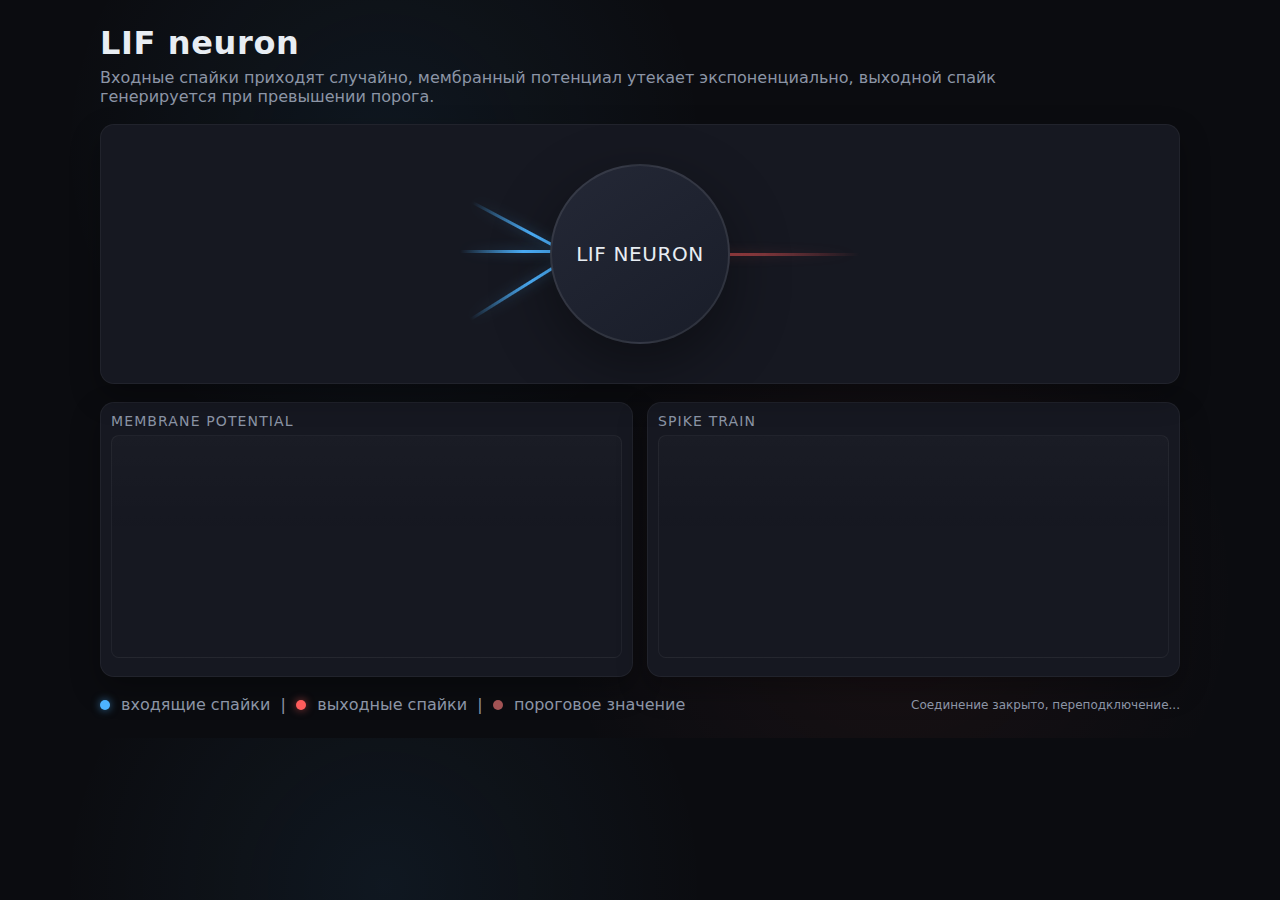
<file: 04_lif_animation/static/index.html>
<!DOCTYPE html>
<html lang="ru">
<head>
  <meta charset="UTF-8" />
  <meta name="viewport" content="width=device-width, initial-scale=1.0" />
  <title>LIF Neuron — Lava Animation</title>
  <link rel="stylesheet" href="style.css" />
</head>
<body>
  <div class="layout">
    <header>
      <h1>LIF neuron</h1>
      <p>Входные спайки приходят случайно, мембранный потенциал утекает экспоненциально, выходной спайк генерируется при превышении порога.</p>
    </header>
    <section class="scene">
      <div class="dendrites" id="dendrites"></div>
      <div class="neuron">LIF Neuron</div>
      <div class="axon" id="axon"></div>
    </section>
    <section class="charts">
      <div class="chart">
        <div class="chart-title">Membrane Potential</div>
        <canvas id="membrane" width="460" height="200"></canvas>
      </div>
      <div class="chart">
        <div class="chart-title">Spike Train</div>
        <canvas id="spiketrain" width="460" height="200"></canvas>
      </div>
    </section>
    <footer>
      <div class="legend">
        <span class="legend-dot blue"></span> входящие спайки &nbsp;|&nbsp;
        <span class="legend-dot red"></span> выходные спайки &nbsp;|&nbsp;
        <span class="legend-dot gray"></span> пороговое значение
      </div>
      <div class="status" id="status"></div>
    </footer>
  </div>
  <script>
    // Явно задаём WS: сервер слушает порт 8765
    window.LIF_WS = "ws://localhost:8765/stream";
  </script>
  <script src="app.js"></script>
</body>
</html>
</file>
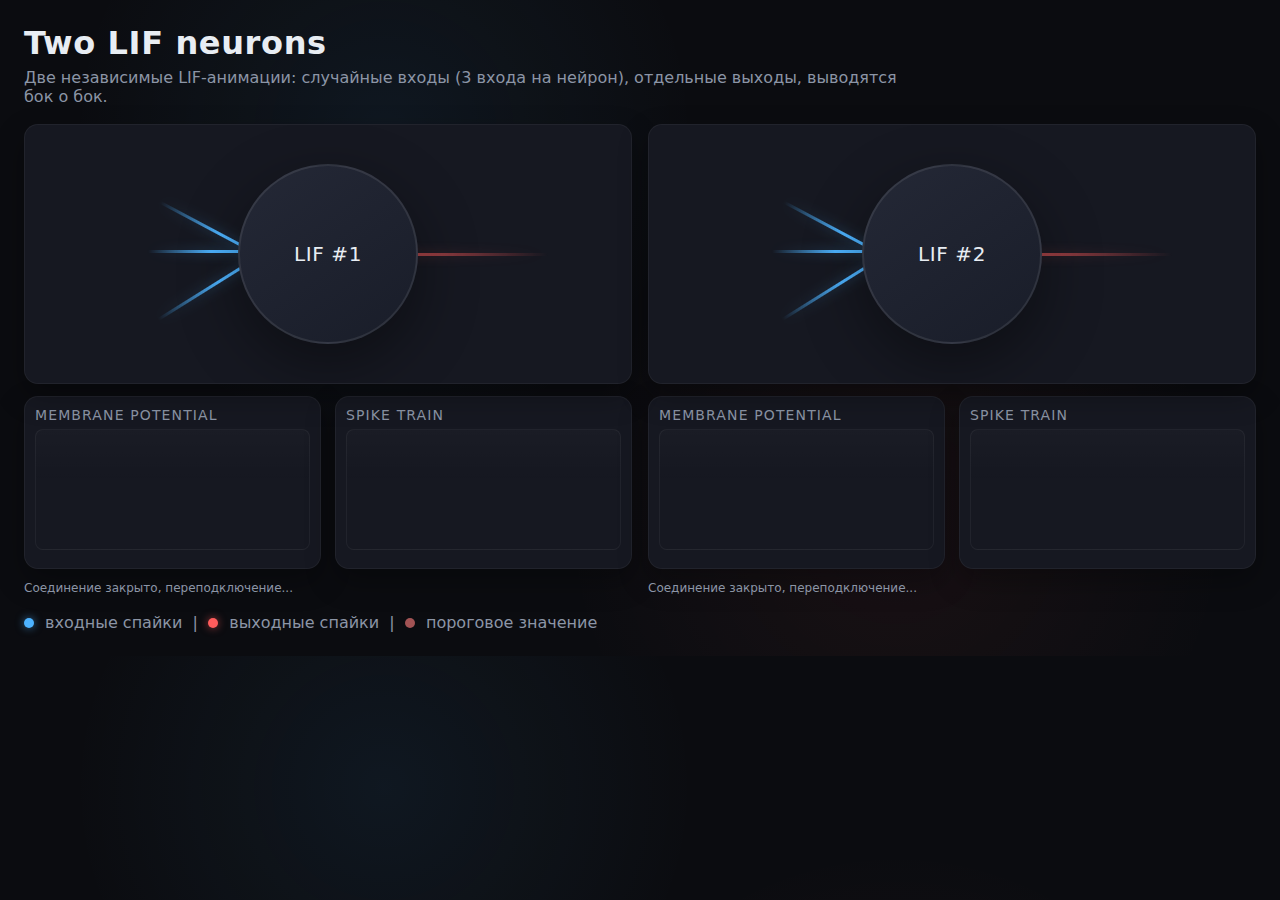
<file: 05_2lif_animation/static/index.html>
<!DOCTYPE html>
<html lang="ru">
<head>
  <meta charset="UTF-8" />
  <meta name="viewport" content="width=device-width, initial-scale=1.0" />
  <title>Two LIF Neurons - Lava Animation</title>
  <link rel="stylesheet" href="style.css" />
</head>
<body>
  <div class="layout">
    <header>
      <h1>Two LIF neurons</h1>
      <p>Две независимые LIF-анимации: случайные входы (3 входа на нейрон), отдельные выходы, выводятся бок о бок.</p>
    </header>

    <div class="neurons">
      <div class="neuron-card">
        <section class="scene">
          <div class="dendrites" id="dendrites-0"></div>
          <div class="neuron">LIF #1</div>
          <div class="axon" id="axon-0"></div>
        </section>
        <section class="charts">
          <div class="chart">
            <div class="chart-title">Membrane Potential</div>
            <canvas id="membrane-0" width="460" height="200"></canvas>
          </div>
          <div class="chart">
            <div class="chart-title">Spike Train</div>
            <canvas id="spiketrain-0" width="460" height="200"></canvas>
          </div>
        </section>
        <div class="status" id="status-0"></div>
      </div>

      <div class="neuron-card">
        <section class="scene">
          <div class="dendrites" id="dendrites-1"></div>
          <div class="neuron">LIF #2</div>
          <div class="axon" id="axon-1"></div>
        </section>
        <section class="charts">
          <div class="chart">
            <div class="chart-title">Membrane Potential</div>
            <canvas id="membrane-1" width="460" height="200"></canvas>
          </div>
          <div class="chart">
            <div class="chart-title">Spike Train</div>
            <canvas id="spiketrain-1" width="460" height="200"></canvas>
          </div>
        </section>
        <div class="status" id="status-1"></div>
      </div>
    </div>

    <footer>
      <div class="legend">
        <span class="legend-dot blue"></span> входные спайки &nbsp;|&nbsp;
        <span class="legend-dot red"></span> выходные спайки &nbsp;|&nbsp;
        <span class="legend-dot gray"></span> пороговое значение
      </div>
    </footer>
  </div>
  <script>
    // URL WS по умолчанию: сервер слушает порт 8765
    window.LIF_WS = "ws://localhost:8765/stream";
  </script>
  <script src="app.js"></script>
</body>
</html>
</file>
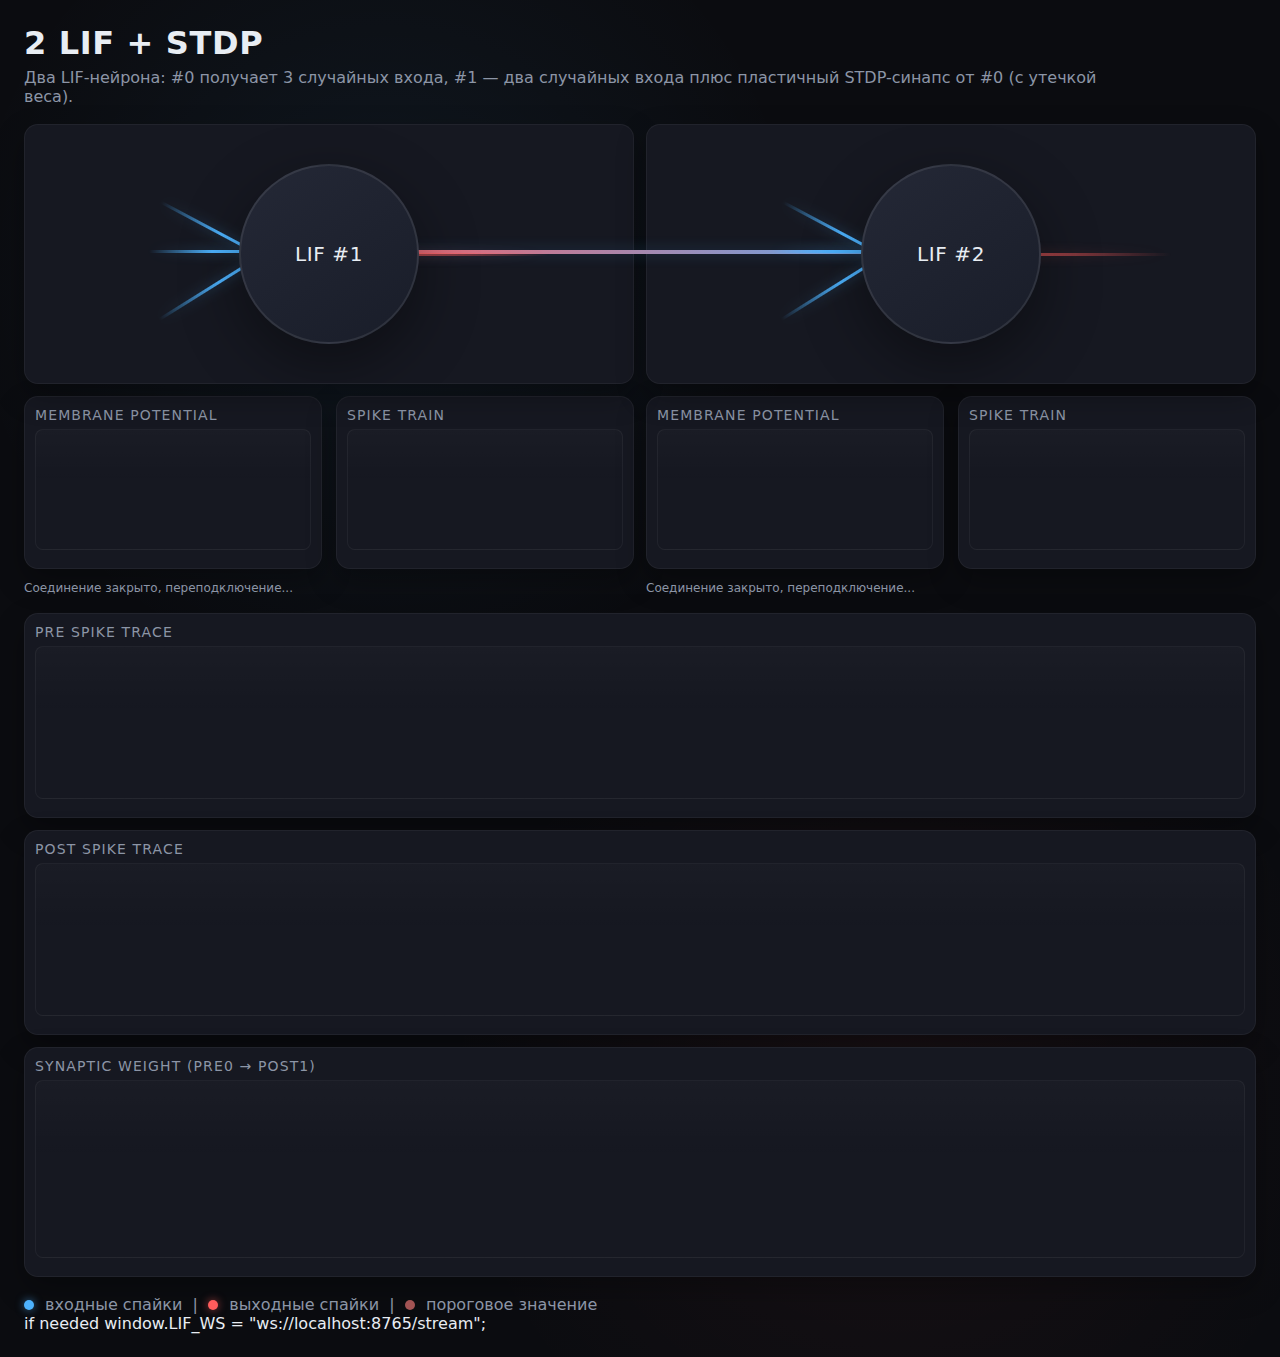
<file: 06_2lif_stdp_animation/static/index.html>
<!DOCTYPE html>
<html lang="ru">
<head>
  <meta charset="UTF-8" />
  <meta name="viewport" content="width=device-width, initial-scale=1.0" />
  <title>2 LIF + STDP - Lava Animation</title>
  <link rel="stylesheet" href="style.css" />
</head>
<body>
  <div class="layout">
    <header>
      <h1>2 LIF + STDP</h1>
      <p>Два LIF-нейрона: #0 получает 3 случайных входа, #1 — два случайных входа плюс пластичный STDP-синапс от #0 (с утечкой веса).</p>
    </header>

    <div class="neurons">
      <div class="neuron-card">
        <section class="scene">
          <div class="dendrites" id="dendrites-0"></div>
          <div class="neuron">LIF #1</div>
          <div class="axon" id="axon-0"></div>
        </section>
        <section class="charts">
          <div class="chart">
            <div class="chart-title">Membrane Potential</div>
            <canvas id="membrane-0" width="460" height="200"></canvas>
          </div>
          <div class="chart">
            <div class="chart-title">Spike Train</div>
            <canvas id="spiketrain-0" width="460" height="200"></canvas>
          </div>
        </section>
        <div class="status" id="status-0"></div>
      </div>

      <div class="neuron-card">
        <section class="scene">
          <div class="dendrites" id="dendrites-1"></div>
          <div class="neuron">LIF #2</div>
          <div class="axon" id="axon-1"></div>
        </section>
        <section class="charts">
          <div class="chart">
            <div class="chart-title">Membrane Potential</div>
            <canvas id="membrane-1" width="460" height="200"></canvas>
          </div>
          <div class="chart">
            <div class="chart-title">Spike Train</div>
            <canvas id="spiketrain-1" width="460" height="200"></canvas>
          </div>
        </section>
        <div class="status" id="status-1"></div>
      </div>

      <div class="synapse-bridge">
        <div class="synapse-line" id="synapse-line"></div>
      </div>
    </div>

    <section class="stdp-charts">
      <div class="chart">
        <div class="chart-title">Pre Spike Trace</div>
        <canvas id="pre-trace" width="960" height="120"></canvas>
      </div>
      <div class="chart">
        <div class="chart-title">Post Spike Trace</div>
        <canvas id="post-trace" width="960" height="120"></canvas>
      </div>
      <div class="chart">
        <div class="chart-title">Synaptic Weight (pre0 → post1)</div>
        <canvas id="weight-trace" width="960" height="140"></canvas>
      </div>
    </section>

    <footer>
      <div class="legend">
        <span class="legend-dot blue"></span> входные спайки &nbsp;|&nbsp;
        <span class="legend-dot red"></span> выходные спайки &nbsp;|&nbsp;
        <span class="legend-dot gray"></span> пороговое значение
      </div>
    </footer>
  </div>
  <script>
    // Default WS; override with <script>window.LIF_WS="ws://host:port/stream";</script> if needed
    window.LIF_WS = "ws://localhost:8765/stream";
  </script>
  <script src="app.js"></script>
</body>
</html>
</file>
<file: 04_lif_animation/static/style.css>
:root {
  --bg: #0b0c10;
  --panel: #161821;
  --accent: #4db3ff;
  --accent2: #ff5c5c;
  --text: #e8edf3;
  --muted: #8c95a6;
  --grid: #2a2f3a;
  --threshold: #e27272;
  --shadow: 0 12px 30px rgba(0, 0, 0, 0.3);
  --radius: 14px;
}

* { box-sizing: border-box; }
body {
  margin: 0;
  padding: 24px;
  background: radial-gradient(circle at 30% 20%, rgba(77, 179, 255, 0.07), transparent 30%),
              radial-gradient(circle at 70% 80%, rgba(255, 92, 92, 0.06), transparent 32%),
              var(--bg);
  color: var(--text);
  font-family: "Segoe UI", "Inter", system-ui, sans-serif;
}

.layout {
  max-width: 1080px;
  margin: 0 auto;
  display: flex;
  flex-direction: column;
  gap: 18px;
}
header h1 { margin: 0 0 6px; font-weight: 700; letter-spacing: 0.02em; }
header p { margin: 0; color: var(--muted); max-width: 900px; }

.scene {
  position: relative;
  background: var(--panel);
  border: 1px solid rgba(255, 255, 255, 0.05);
  border-radius: var(--radius);
  min-height: 260px;
  overflow: hidden;
  box-shadow: var(--shadow);
}

.dendrites, .axon {
  position: absolute;
  inset: 0;
  pointer-events: none;
}

.neuron {
  position: absolute;
  left: 50%;
  top: 50%;
  transform: translate(-50%, -50%);
  width: 180px;
  height: 180px;
  border-radius: 50%;
  background: linear-gradient(145deg, #242836, #191d29);
  border: 2px solid rgba(255, 255, 255, 0.09);
  display: flex;
  align-items: center;
  justify-content: center;
  font-size: 20px;
  letter-spacing: 0.03em;
  text-transform: uppercase;
  box-shadow: 0 20px 60px rgba(0, 0, 0, 0.4);
  z-index: 3;
}

.dendrite-line {
  position: absolute;
  left: calc(50% - var(--len));
  width: var(--len);
  height: 3px;
  background: linear-gradient(90deg, transparent 0%, var(--accent) 35%, var(--accent) 90%);
  transform-origin: right center;
  filter: drop-shadow(0 0 6px rgba(77, 179, 255, 0.4));
  z-index: 2;
}

.dendrite-line .pulse {
  position: absolute;
  top: -6px;
  left: 0;
  width: 12px;
  height: 12px;
  border-radius: 50%;
  background: var(--accent);
  box-shadow: 0 0 10px rgba(77, 179, 255, 0.8);
  animation: travel linear forwards;
  animation-duration: var(--dur, 0.85s);
}

.axon-line {
  position: absolute;
  left: 50%;
  top: 50%;
  width: 220px;
  height: 3px;
  background: linear-gradient(90deg, var(--accent2), transparent);
  transform-origin: left center;
  transform: translateY(-1px);
  filter: drop-shadow(0 0 6px rgba(255, 92, 92, 0.45));
  z-index: 2;
}

.axon-line .pulse {
  position: absolute;
  top: -6px;
  left: 0;
  width: 12px;
  height: 12px;
  border-radius: 50%;
  background: var(--accent2);
  box-shadow: 0 0 12px rgba(255, 92, 92, 0.85);
  animation: travel linear forwards;
  animation-duration: var(--dur, 0.7s);
}

@keyframes travel {
  from { transform: translateX(0); opacity: 1; }
  to { transform: translateX(calc(var(--len) - 12px)); opacity: 0.2; }
}

.charts {
  display: grid;
  grid-template-columns: repeat(auto-fit, minmax(280px, 1fr));
  gap: 14px;
}

.chart {
  background: var(--panel);
  border: 1px solid rgba(255, 255, 255, 0.05);
  border-radius: var(--radius);
  padding: 10px 10px 14px;
  box-shadow: var(--shadow);
}

.chart-title {
  font-size: 14px;
  text-transform: uppercase;
  letter-spacing: 0.08em;
  color: var(--muted);
  margin-bottom: 6px;
}

canvas {
  width: 100%;
  height: auto;
  background: linear-gradient(180deg, rgba(255,255,255,0.02), transparent 45%);
  border-radius: 8px;
  border: 1px solid rgba(255, 255, 255, 0.05);
}

footer {
  display: flex;
  justify-content: space-between;
  align-items: center;
  gap: 10px;
  color: var(--muted);
}

.legend-dot {
  display: inline-block;
  width: 10px;
  height: 10px;
  border-radius: 50%;
  margin-right: 6px;
}
.legend-dot.blue { background: var(--accent); box-shadow: 0 0 8px rgba(77, 179, 255, 0.6); }
.legend-dot.red { background: var(--accent2); box-shadow: 0 0 8px rgba(255, 92, 92, 0.6); }
.legend-dot.gray { background: var(--threshold); opacity: 0.7; }

.status { font-size: 12px; color: var(--muted); }

a {
  color: var(--accent);
  text-decoration: none;
}
a:hover { text-decoration: underline; }

@media (max-width: 720px) {
  .scene { min-height: 220px; }
  .neuron { width: 150px; height: 150px; font-size: 16px; }
}
</file>
<file: 05_2lif_animation/static/style.css>
:root {
  --bg: #0b0c10;
  --panel: #161821;
  --accent: #4db3ff;
  --accent2: #ff5c5c;
  --text: #e8edf3;
  --muted: #8c95a6;
  --grid: #2a2f3a;
  --threshold: #e27272;
  --shadow: 0 12px 30px rgba(0, 0, 0, 0.3);
  --radius: 14px;
}

* { box-sizing: border-box; }
body {
  margin: 0;
  padding: 24px;
  background: radial-gradient(circle at 30% 20%, rgba(77, 179, 255, 0.07), transparent 30%),
              radial-gradient(circle at 70% 80%, rgba(255, 92, 92, 0.06), transparent 32%),
              var(--bg);
  color: var(--text);
  font-family: "Segoe UI", "Inter", system-ui, sans-serif;
}

.layout {
  max-width: 1280px;
  margin: 0 auto;
  display: flex;
  flex-direction: column;
  gap: 18px;
}
header h1 { margin: 0 0 6px; font-weight: 700; letter-spacing: 0.02em; }
header p { margin: 0; color: var(--muted); max-width: 900px; }

.neurons {
  display: grid;
  grid-template-columns: repeat(auto-fit, minmax(320px, 1fr));
  gap: 16px;
}

.neuron-card {
  display: flex;
  flex-direction: column;
  gap: 12px;
}

.scene {
  position: relative;
  background: var(--panel);
  border: 1px solid rgba(255, 255, 255, 0.05);
  border-radius: var(--radius);
  min-height: 260px;
  overflow: hidden;
  box-shadow: var(--shadow);
}

.dendrites, .axon {
  position: absolute;
  inset: 0;
  pointer-events: none;
}

.neuron {
  position: absolute;
  left: 50%;
  top: 50%;
  transform: translate(-50%, -50%);
  width: 180px;
  height: 180px;
  border-radius: 50%;
  background: linear-gradient(145deg, #242836, #191d29);
  border: 2px solid rgba(255, 255, 255, 0.09);
  display: flex;
  align-items: center;
  justify-content: center;
  font-size: 20px;
  letter-spacing: 0.03em;
  text-transform: uppercase;
  box-shadow: 0 20px 60px rgba(0, 0, 0, 0.4);
  z-index: 3;
}

.dendrite-line {
  position: absolute;
  left: calc(50% - var(--len));
  width: var(--len);
  height: 3px;
  background: linear-gradient(90deg, transparent 0%, var(--accent) 35%, var(--accent) 90%);
  transform-origin: right center;
  filter: drop-shadow(0 0 6px rgba(77, 179, 255, 0.4));
  z-index: 2;
}

.dendrite-line .pulse {
  position: absolute;
  top: -6px;
  left: 0;
  width: 12px;
  height: 12px;
  border-radius: 50%;
  background: var(--accent);
  box-shadow: 0 0 10px rgba(77, 179, 255, 0.8);
  animation: travel linear forwards;
  animation-duration: var(--dur, 0.85s);
}

.axon-line {
  position: absolute;
  left: 50%;
  top: 50%;
  width: 220px;
  height: 3px;
  background: linear-gradient(90deg, var(--accent2), transparent);
  transform-origin: left center;
  transform: translateY(-1px);
  filter: drop-shadow(0 0 6px rgba(255, 92, 92, 0.45));
  z-index: 2;
}

.axon-line .pulse {
  position: absolute;
  top: -6px;
  left: 0;
  width: 12px;
  height: 12px;
  border-radius: 50%;
  background: var(--accent2);
  box-shadow: 0 0 12px rgba(255, 92, 92, 0.85);
  animation: travel linear forwards;
  animation-duration: var(--dur, 0.7s);
}

@keyframes travel {
  from { transform: translateX(0); opacity: 1; }
  to { transform: translateX(calc(var(--len) - 12px)); opacity: 0.2; }
}

.charts {
  display: grid;
  grid-template-columns: repeat(auto-fit, minmax(280px, 1fr));
  gap: 14px;
}

.chart {
  background: var(--panel);
  border: 1px solid rgba(255, 255, 255, 0.05);
  border-radius: var(--radius);
  padding: 10px 10px 14px;
  box-shadow: var(--shadow);
}

.chart-title {
  font-size: 14px;
  text-transform: uppercase;
  letter-spacing: 0.08em;
  color: var(--muted);
  margin-bottom: 6px;
}

canvas {
  width: 100%;
  height: auto;
  background: linear-gradient(180deg, rgba(255,255,255,0.02), transparent 45%);
  border-radius: 8px;
  border: 1px solid rgba(255, 255, 255, 0.05);
}

footer {
  display: flex;
  justify-content: space-between;
  align-items: center;
  gap: 10px;
  color: var(--muted);
}

.legend-dot {
  display: inline-block;
  width: 10px;
  height: 10px;
  border-radius: 50%;
  margin-right: 6px;
}
.legend-dot.blue { background: var(--accent); box-shadow: 0 0 8px rgba(77, 179, 255, 0.6); }
.legend-dot.red { background: var(--accent2); box-shadow: 0 0 8px rgba(255, 92, 92, 0.6); }
.legend-dot.gray { background: var(--threshold); opacity: 0.7; }

.status { font-size: 12px; color: var(--muted); }

a {
  color: var(--accent);
  text-decoration: none;
}
a:hover { text-decoration: underline; }

@media (max-width: 720px) {
  .scene { min-height: 220px; }
  .neuron { width: 150px; height: 150px; font-size: 16px; }
}
</file>
<file: 06_2lif_stdp_animation/static/style.css>
:root {
  --bg: #0b0c10;
  --panel: #161821;
  --accent: #4db3ff;
  --accent2: #ff5c5c;
  --text: #e8edf3;
  --muted: #8c95a6;
  --grid: #2a2f3a;
  --threshold: #e27272;
  --shadow: 0 12px 30px rgba(0, 0, 0, 0.3);
  --radius: 14px;
}

* { box-sizing: border-box; }
body {
  margin: 0;
  padding: 24px;
  background: radial-gradient(circle at 30% 20%, rgba(77, 179, 255, 0.07), transparent 30%),
              radial-gradient(circle at 70% 80%, rgba(255, 92, 92, 0.06), transparent 32%),
              var(--bg);
  color: var(--text);
  font-family: "Segoe UI", "Inter", system-ui, sans-serif;
}

.layout {
  max-width: 1320px;
  margin: 0 auto;
  display: flex;
  flex-direction: column;
  gap: 18px;
}
header h1 { margin: 0 0 6px; font-weight: 700; letter-spacing: 0.02em; }
header p { margin: 0; color: var(--muted); max-width: 1100px; }

.neurons {
  position: relative;
  display: grid;
  grid-template-columns: 1fr 1fr;
  gap: 12px;
  align-items: stretch;
}

.neuron-card {
  display: flex;
  flex-direction: column;
  gap: 12px;
}

.scene {
  position: relative;
  background: var(--panel);
  border: 1px solid rgba(255, 255, 255, 0.05);
  border-radius: var(--radius);
  min-height: 260px;
  overflow: hidden;
  box-shadow: var(--shadow);
}

.dendrites, .axon {
  position: absolute;
  inset: 0;
  pointer-events: none;
}

.neuron {
  position: absolute;
  left: 50%;
  top: 50%;
  transform: translate(-50%, -50%);
  width: 180px;
  height: 180px;
  border-radius: 50%;
  background: linear-gradient(145deg, #242836, #191d29);
  border: 2px solid rgba(255, 255, 255, 0.09);
  display: flex;
  align-items: center;
  justify-content: center;
  font-size: 20px;
  letter-spacing: 0.03em;
  text-transform: uppercase;
  box-shadow: 0 20px 60px rgba(0, 0, 0, 0.4);
  z-index: 3;
}

.dendrite-line {
  position: absolute;
  left: calc(50% - var(--len));
  width: var(--len);
  height: 3px;
  background: linear-gradient(90deg, transparent 0%, var(--accent) 35%, var(--accent) 90%);
  transform-origin: right center;
  filter: drop-shadow(0 0 6px rgba(77, 179, 255, 0.4));
  z-index: 2;
}

.dendrite-line .pulse {
  position: absolute;
  top: -6px;
  left: 0;
  width: 12px;
  height: 12px;
  border-radius: 50%;
  background: var(--accent);
  box-shadow: 0 0 10px rgba(77, 179, 255, 0.8);
  animation: travel linear forwards;
  animation-duration: var(--dur, 0.85s);
}

.axon-line {
  position: absolute;
  left: 50%;
  top: 50%;
  width: 220px;
  height: 3px;
  background: linear-gradient(90deg, var(--accent2), transparent);
  transform-origin: left center;
  transform: translateY(-1px);
  filter: drop-shadow(0 0 6px rgba(255, 92, 92, 0.45));
  z-index: 2;
}

.axon-line .pulse {
  position: absolute;
  top: -6px;
  left: 0;
  width: 12px;
  height: 12px;
  border-radius: 50%;
  background: var(--accent2);
  box-shadow: 0 0 12px rgba(255, 92, 92, 0.85);
  animation: travel linear forwards;
  animation-duration: var(--dur, 0.7s);
}

@keyframes travel {
  from { transform: translateX(0); opacity: 1; }
  to { transform: translateX(calc(var(--len) - 12px)); opacity: 0.2; }
}

.synapse-bridge {
  position: absolute;
  pointer-events: none;
  left: 0;
  right: 0;
  top: 126px;  /* Lifted up by 4px to align with dendrites/axons */
  display: flex;
  justify-content: center;
}

.synapse-line {
  position: relative;
  width: calc(100% - 560px);  /* Increased gap to hide under neuron bodies */
  min-width: 200px;
  height: 4px;
  background: linear-gradient(90deg, var(--accent2), var(--accent));
  border-radius: 999px;
  box-shadow: 0 0 14px rgba(77, 179, 255, 0.25);
}

.synapse-line .pulse {
  position: absolute;
  top: -6px;
  left: 0;
  width: 12px;
  height: 12px;
  border-radius: 50%;
  background: #ffa24d;
  box-shadow: 0 0 12px rgba(255, 162, 77, 0.9);
  animation: travel linear forwards;
  animation-duration: var(--dur, 0.6s);
}

.charts {
  display: grid;
  grid-template-columns: repeat(auto-fit, minmax(280px, 1fr));
  gap: 14px;
}

.chart {
  background: var(--panel);
  border: 1px solid rgba(255, 255, 255, 0.05);
  border-radius: var(--radius);
  padding: 10px 10px 14px;
  box-shadow: var(--shadow);
}

.chart-title {
  font-size: 14px;
  text-transform: uppercase;
  letter-spacing: 0.08em;
  color: var(--muted);
  margin-bottom: 6px;
}

canvas {
  width: 100%;
  height: auto;
  background: linear-gradient(180deg, rgba(255,255,255,0.02), transparent 45%);
  border-radius: 8px;
  border: 1px solid rgba(255, 255, 255, 0.05);
}

.stdp-charts {
  display: grid;
  grid-template-columns: 1fr;
  gap: 12px;
}

footer {
  display: flex;
  justify-content: space-between;
  align-items: center;
  gap: 10px;
  color: var(--muted);
}

.legend-dot {
  display: inline-block;
  width: 10px;
  height: 10px;
  border-radius: 50%;
  margin-right: 6px;
}
.legend-dot.blue { background: var(--accent); box-shadow: 0 0 8px rgba(77, 179, 255, 0.6); }
.legend-dot.red { background: var(--accent2); box-shadow: 0 0 8px rgba(255, 92, 92, 0.6); }
.legend-dot.gray { background: var(--threshold); opacity: 0.7; }

.status { font-size: 12px; color: var(--muted); }

a {
  color: var(--accent);
  text-decoration: none;
}
a:hover { text-decoration: underline; }

@media (max-width: 960px) {
  .neurons { grid-template-columns: 1fr; }
  .synapse-bridge { display: none; }
}

@media (max-width: 720px) {
  .scene { min-height: 220px; }
  .neuron { width: 150px; height: 150px; font-size: 16px; }
}
</file>
